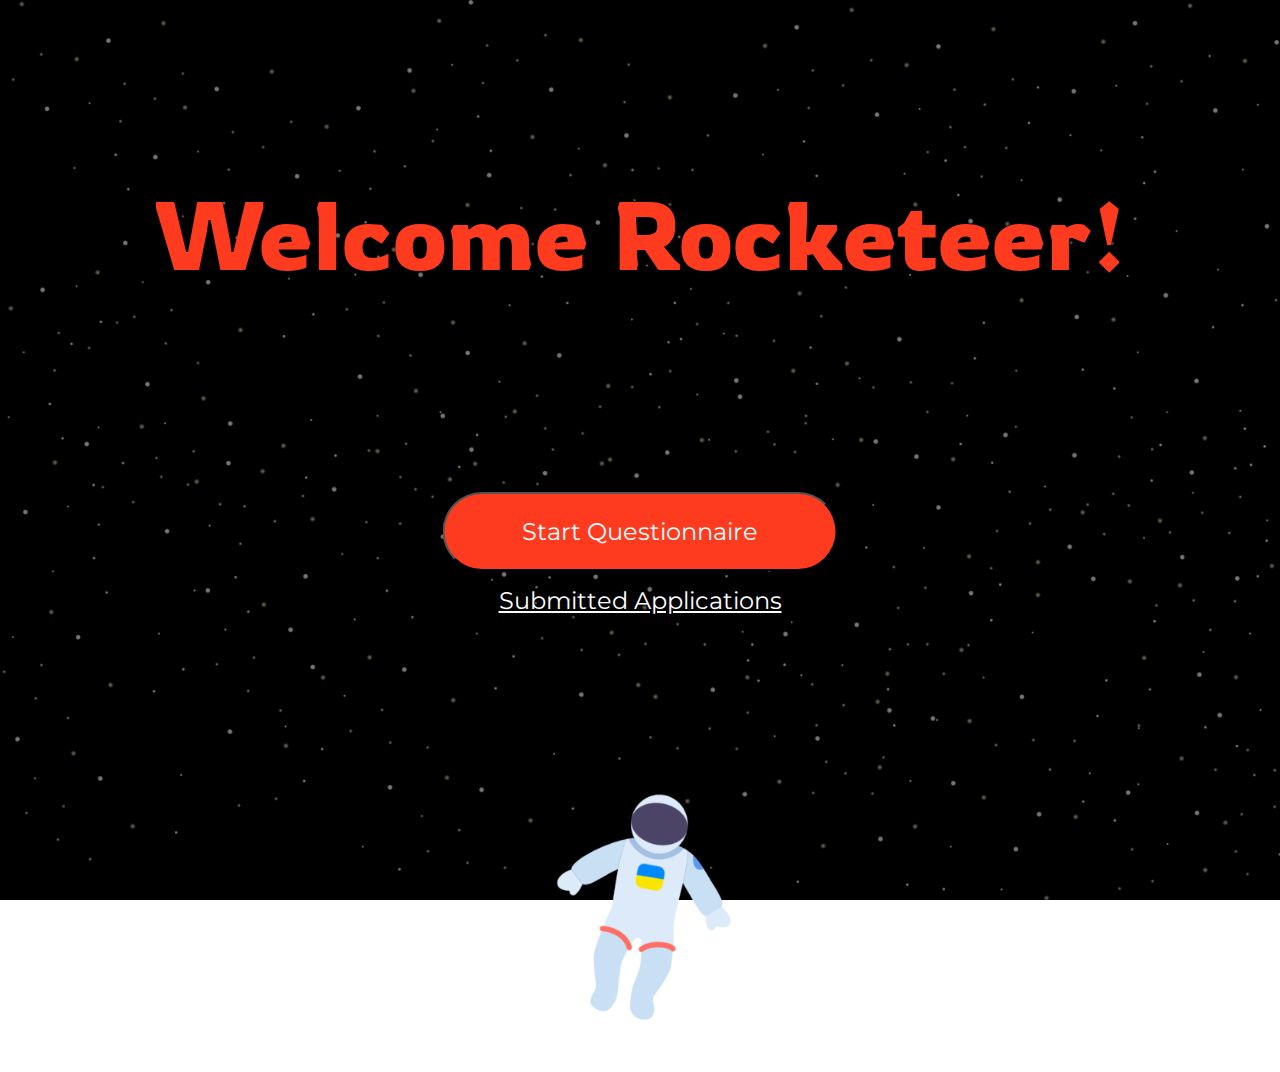
<file: Langing Page/index.html>
<!DOCTYPE html>
<html>
    <head>
        <link rel="stylesheet" href="styles\reset.css">
        <link rel="stylesheet" href="styles\style.css">
        <meta charset="utf-8">
    </head>
    <body>
        <div>
            <h1 id="welcome-msg">Welcome Rocketeer!</h1>
        </div>
        <!--button to start questionnaire-->
        <div id="button-div">
            <button name="button" value="#" id="starting-button">Start Questionnaire</button>
        </div>
        <!--submitted applications link's a tag-->
        <a href="#" id="submitted-applications-link">Submitted Applications</a>
        <!--astronaut's png-->
        <div><img id="astronaut-png" src="/Langing Page/PNG/rocketman.png" alt="lofi astronaut"></div>
    </body>
</html>
</file>
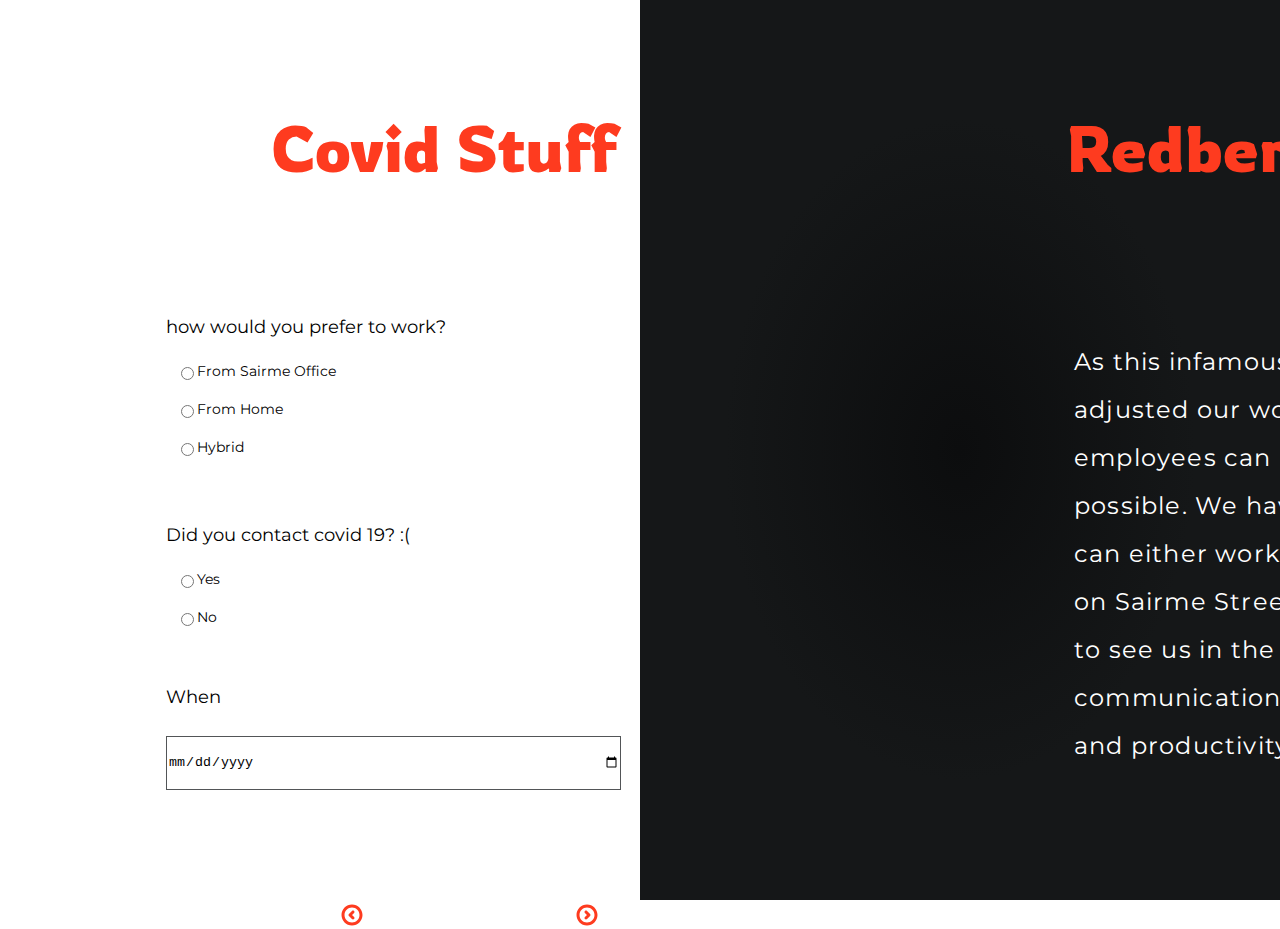
<file: Covid/covid.html>
<!DOCTYPE html>
<html>
  <head>
    <link rel="stylesheet" href="/Covid/Styles/reset.css" />
    <link rel="stylesheet" href="/Covid/Styles/covid.css" />
    <meta charset="utf-8" />
  </head>
  <body>
    <div id="left-panel" class="divs">
      <h2>Covid Stuff</h2>
      <h3 id="question">how would you prefer to work?</h3>
      <div id="input1container">
        <input type="radio" name="option" />
        <label for="option1">From Sairme Office</label>
      </div>
      <div id="input2container">
        <input type="radio" name="option" />
        <label for="option2">From Home</label>
      </div>
      <div id="input3container">
        <input type="radio" name="option" />
        <label for="option3">Hybrid</label>
      </div>
      <h3 id="covidquestion">Did you contact covid 19? :(</h3>
      <div id="yesinput">
        <input type="radio" name="yesorno" />
        <label for="yesorno">Yes</label>
      </div>
      <div id="noinput">
        <input type="radio" name="yesorno" />
        <label for="yesorno">No</label>
      </div>
      <h3 id="when">When</h3>
      <input type="date" placeholder="Date" id="typeinwhen" />
    </div>
    <div id="right-panel" class="divs">
      <h2>Redberry Covid Policies</h2>
      <p>
        As this infamous pandemic took over the world, we adjusted our working
        practices so that our employees can be as safe and comfortable as
        possible. We have a hybrid work environment, so you can either work from
        home or visit our lovely office on Sairme Street. If it was up to us, we
        would love you to see us in the office because we think face-to-face
        communications > Zoom meetings. Both on the fun and productivity scales.
      </p>
    </div>
    <div id="pagination">
      <a href="#"
        ><img src="/Covid/SVG/Previous.svg" alt="previous page" id="previous"
      /></a>
      <!--here should be another 4 balls. I'll add them a little bit later-->
      <a href="#"
        ><img src="/Covid/SVG/Next.svg" alt="previous page" id="next"
      /></a>
    </div>
  </body>
</html>
</file>
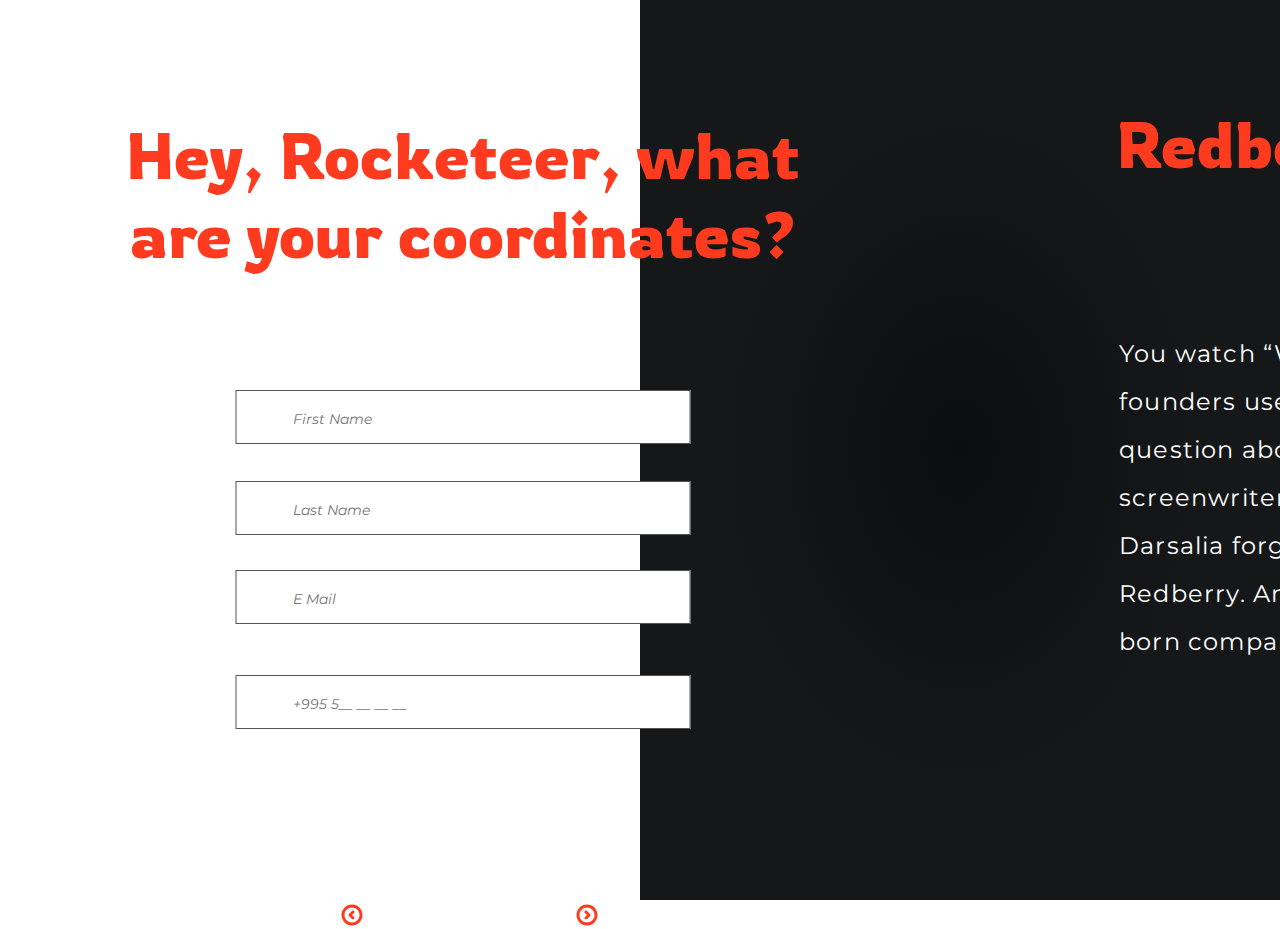
<file: Personal Information/personalinfo.html>
<!DOCTYPE html>
<html>
  <head>
    <link rel="stylesheet" href="/Personal Information/styles/reset.css" />
    <link rel="stylesheet" href="/Personal Information/styles/style.css" />
    <meta charset="utf-8" />
  </head>
  <body>
    <div id="container">
      <div id="left-panel" class="divs">
        <h2>Hey, Rocketeer, what are your coordinates?</h2>
        <div id="input-container">
          <input
            type="text"
            name=""
            class="inputs"
            id="first-name"
            placeholder="First Name"
          />

          <input
            type="text"
            name=""
            class="inputs"
            id="last-name"
            placeholder="Last Name"
          />

          <input
            type="text"
            name=""
            class="inputs"
            id="email"
            placeholder="E Mail"
          />

          <input
            type="text"
            name=""
            class="inputs"
            id="phone"
            placeholder="+995 5__ __ __ __"
          />
        </div>
      </div>
      <div id="right-panel" class="divs">
        <h2>Redberry Origins</h2>
        <p>
          You watch “What? Where? When?” Yeah. Our founders used to play it.
          That’s where they got a question about a famous American author and
          screenwriter Ray Bradbury. Albeit, our CEO Gaga Darsalia forgot the
          exact name and he answered Ray Redberry. And at that moment, a name
          for a yet to be born company was inspired - Redberry 😇
        </p>
      </div>
      <div id="pagination">
        <a href="#"
          ><img
            src="/Personal Information/SVG/Previous.svg"
            alt="previous page"
            id="previous"
        /></a>
        <!--here should be another 4 balls. I'll add them a little bit later-->
        <a href="#"
          ><img
            src="/Personal Information/SVG/Next.svg"
            alt="previous page"
            id="next"
        /></a>
      </div>
    </div>
  </body>
</html>
</file>
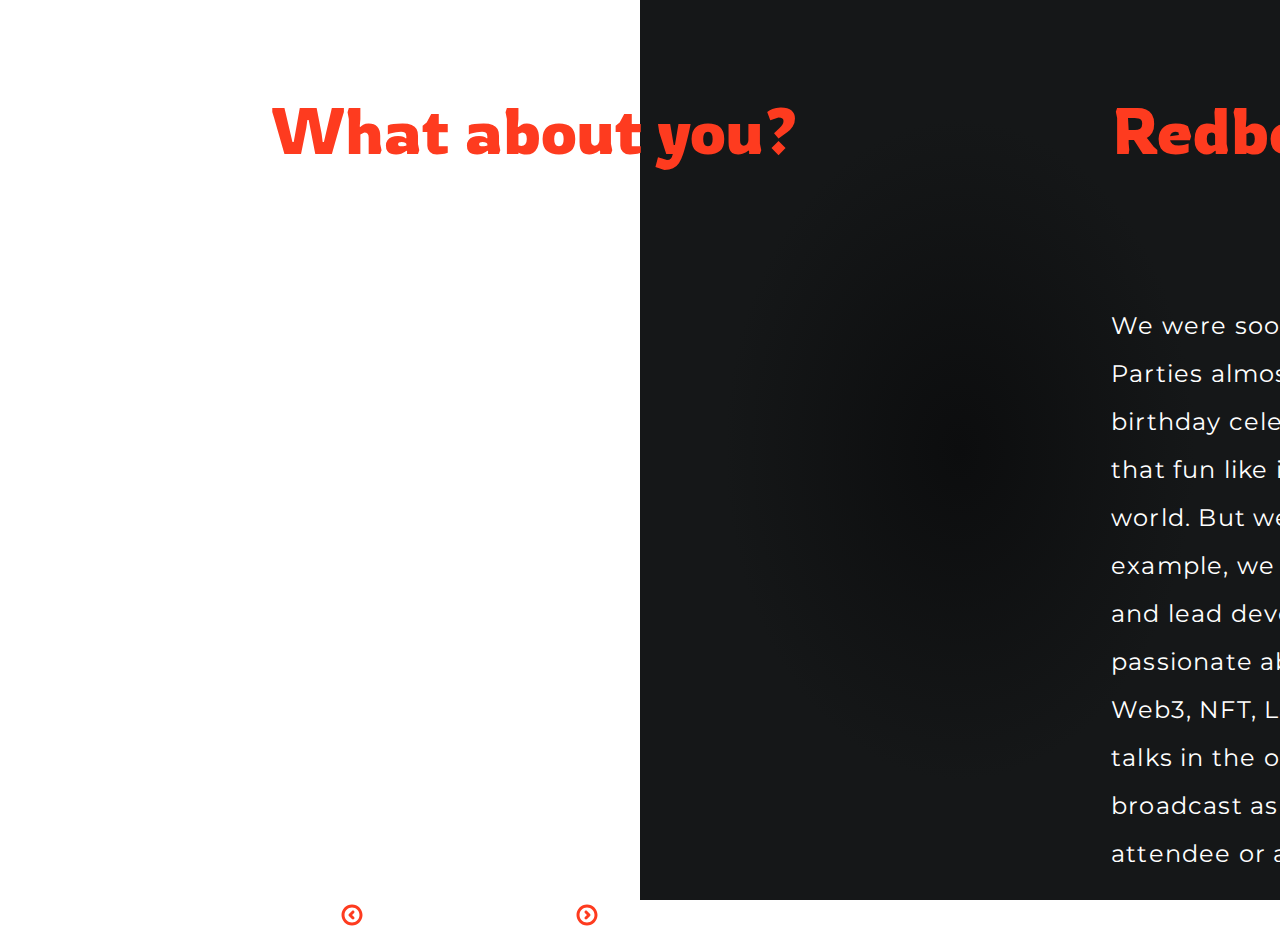
<file: Redberrian Insights/insights.html>
<!DOCTYPE html>
<html>
  <head>
    <link rel="stylesheet" href="/Redberrian Insights/Styles/reset.css" />
    <link rel="stylesheet" href="/Redberrian Insights/Styles/insights.css" />
    <meta charset="utf-8" />
  </head>
  <body>
    <div id="container">
      <div id="left-panel" class="divs">
        <h2>What about you?</h2>
        <div id="input-container"></div>
      </div>
      <div id="right-panel" class="divs">
        <h2>Redberrian Insights</h2>
        <p>
            We were soo much fun before the pandemic started! Parties almost every weekend and lavish employee birthday celebrations! Unfortunately, covid ruined that fun like it did almost everything else in the world. But we try our best to zhuzh it up a bit. For example, we host biweekly Devtalks where our senior and lead developers talk about topics they are passionate about. Previous topics have included Web3, NFT, Laravel 9, Kubernetes, etc. We hold these talks in the office but you can join our Zoom broadcast as well. Feel free to join either as an attendee or a speaker!
        </p>
      </div>
      <div id="pagination">
        <a href="#"
          ><img
            src="/Redberrian Insights/SVG/Previous.svg"
            alt="previous page"
            id="previous"
        /></a>
        <!--here should be another 4 balls. I'll add them a little bit later-->
        <a href="#"
          ><img
            src="/Redberrian Insights/SVG/Next.svg"
            alt="previous page"
            id="next"
        /></a>
      </div>
    </div>
  </body>
</html>
</file>
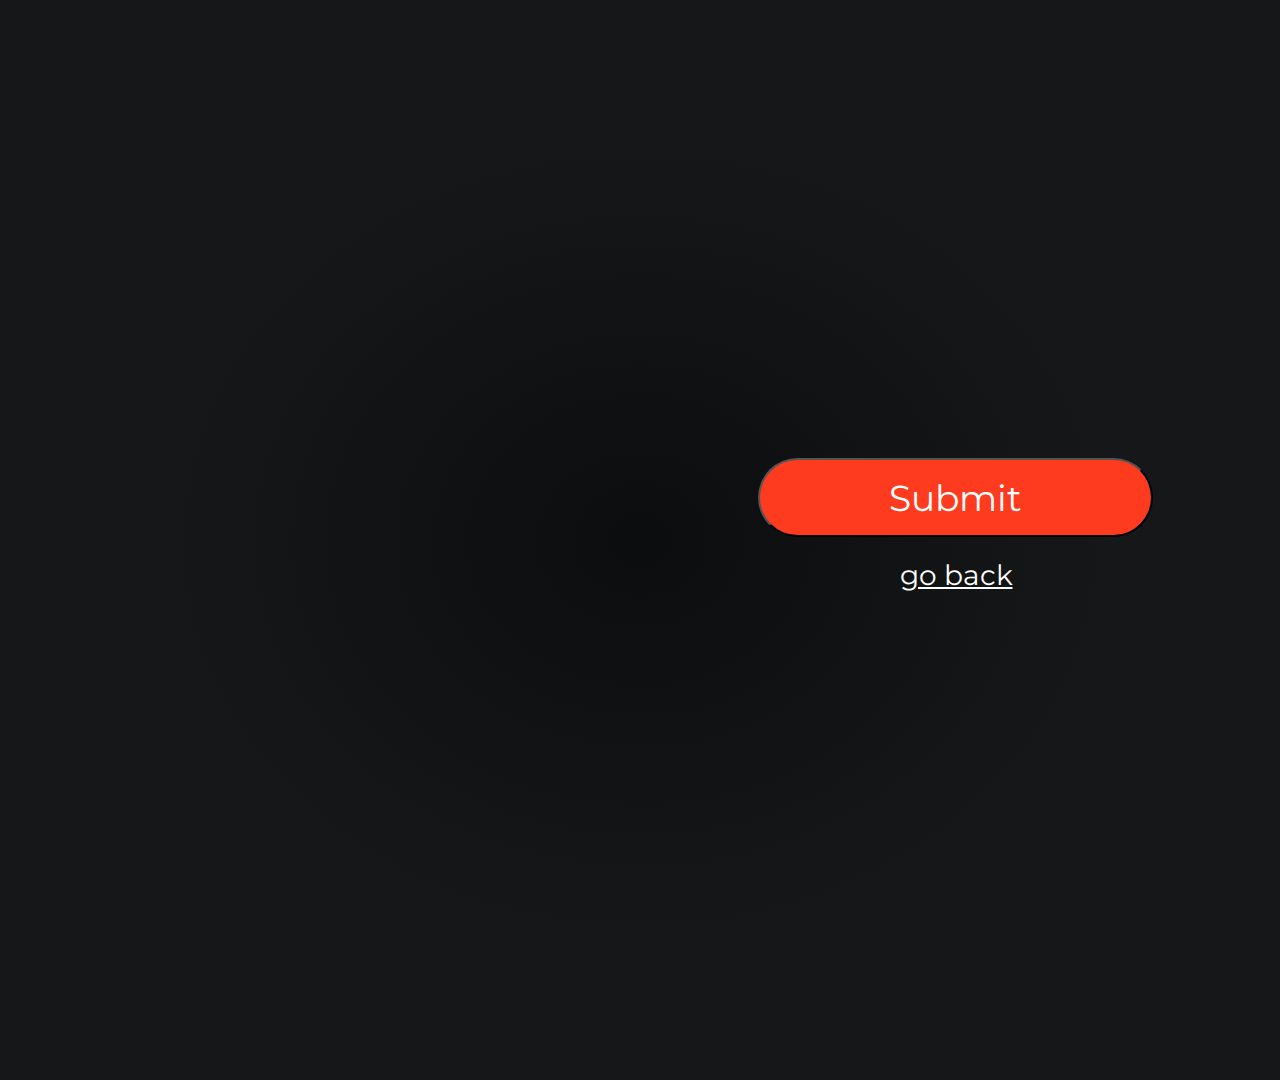
<file: Submit/submit.html>
<!DOCTYPE html>
<html>
  <head>
    <link rel="stylesheet" href="/Submit/Styles/reset.css" />
    <link rel="stylesheet" href="/Submit/Styles/submit.css" />
  </head>
  <body>
    <div id="button-div">
      <button id="submit-button" type="button">Submit</button>
    </div>
    <a href="#" id="go-back">go back</a>
  </body>
</html>
</file>
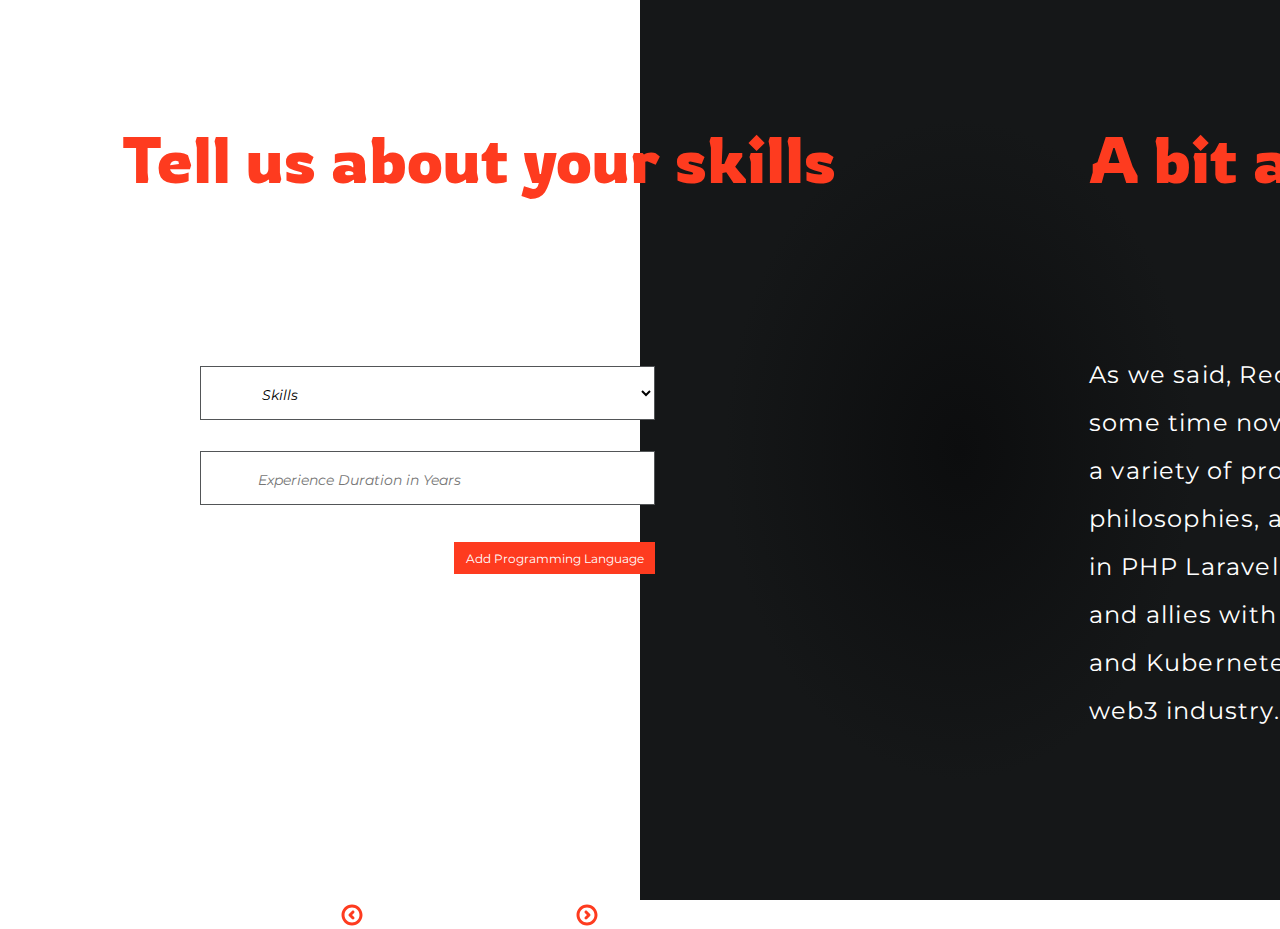
<file: Technical Skillset/skillset.html>
<!DOCTYPE html>
<html>
  <head>
    <link rel="stylesheet" href="/Technical Skillset/Styles/reset.css" />
    <link rel="stylesheet" href="/Technical Skillset/Styles/skillset.css" />
    <meta charset="utf_8" />
  </head>
  <body>
    <div id="container">
      <div id="left-panel" class="divs">
        <h2>Tell us about your skills</h2>
        <div id="experience-form">

          <select name="skills" id="skills">
            <option selected disabled>Skills</option>
            <option value="HTML">HTML</option>
            <option value="CSS">CSS</option>
            <option value="PHP">PHP</option>
            <option value="Laravel">Laravel</option>
            <option value="React.JS">React.JS</option>
            <option value="Vue.JS">Vue.JS</option>
            <option value="Svelte">Svelte</option>
            <option value="Angular">Angular</option>
          </select>
          <input type="text" id="experience" placeholder="Experience Duration in Years">
          <button id="adding-button">Add Programming Language</button>
        </div>
      </div>
      <div id="right-panel" class="divs">
        <h2>A bit about our battles</h2>
        <p>
          As we said, Redberry has been on the field for quite some time now,
          and we have touched and embraced a variety of programming languages,
          technologies, philosophies, and frameworks. We are battle-tested in
          PHP Laravel Stack with Vue.js, refined in React, and allies with
          Serverside technologies like Docker and Kubernetes, and now we have
          set foot in the web3 industry.
        </p>
      </div>
      <div id="pagination">
        <a href="#"
          ><img
            src="/Technical Skillset/SVG/Previous.svg"
            alt="previous page"
            id="previous"
        /></a>
        <!--here should be another 4 balls. I'll add them a little bit later-->
        <a href="#"
          ><img
            src="/Technical Skillset/SVG/Next.svg"
            alt="previous page"
            id="next"
        /></a>
      </div>
    </div>
  </body>
</html>
</file>
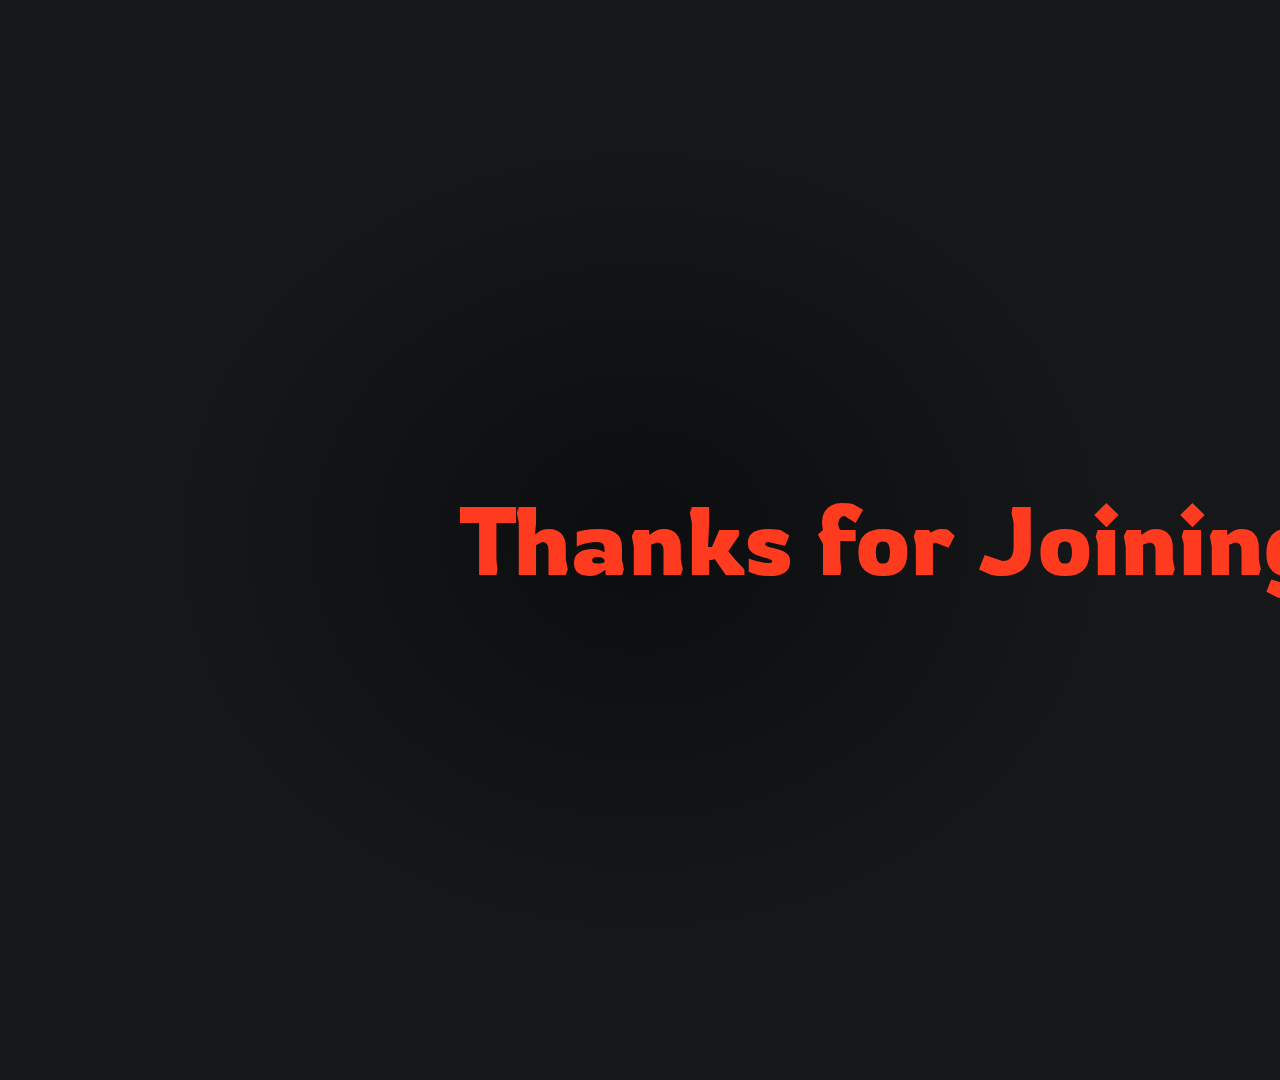
<file: Thanks Page/thanks.html>
<!DOCTYPE html>
<html>
    <head>
        <link rel="stylesheet" href="/Thanks Page/Styles/reset.css">
        <link rel="stylesheet" href="/Thanks Page/Styles/thanks.css">
    </head>
    <body>
        <h1>Thanks for Joining 😊</h1>
    </body>
</html>
</file>
<file: Covid/Styles/covid.css>
@import url("https://fonts.googleapis.com/css2?family=Roboto+Serif&family=Rowdies:wght@300;400;700&display=swap");
@import url("https://fonts.googleapis.com/css2?family=Montserrat:ital,wght@0,100;0,200;0,300;0,400;0,500;0,600;0,700;0,900;1,100;1,200;1,300;1,400;1,500;1,600;1,700;1,800;1,900&family=Roboto+Serif&family=Rowdies:wght@300;400;700&display=swap");
html,
body {
  width: 100%;
  height: 100%;
}
#container {
  display: block;
  width: 100%;
  height: 100%;
}
#left-panel,
#right-panel {
  width: 50%;
  height: 100%;
  display: block;
  float: left;
}
#container::after {
  content: "";
  display: block;
  clear: both;
}
/* start of the right panel's css*/
#right-panel {
  background: radial-gradient(50% 50% at 50% 50%, #0c0d0e 0%, #151718 73.44%);
}
#right-panel h2 {
  /* title */

  position: absolute;
  width: 788px;
  height: 175px;
  left: 1066px;
  top: 61px;

  font-family: Rowdies;
  font-style: normal;
  font-weight: normal;
  font-size: 64px;
  line-height: 79px;
  display: flex;
  align-items: center;

  /* Redberry Red */

  color: #fe3b1f;
}
#right-panel p {
  /* description */

  position: absolute;
  width: 705px;
  height: 606px;
  left: 1074px;
  top: 251px;

  font-family: Montserrat;
  font-style: normal;
  font-weight: normal;
  font-size: 24px;
  line-height: 200%;
  /* or 48px */

  display: flex;
  align-items: center;
  letter-spacing: 0.05em;

  color: #ffffff;
}
/* end of the right panel's css*/
#left-panel h2 {
  /* title */

  position: absolute;
  width: 788px;
  height: 175px;
  left: 51px;
  top: 61px;

  font-family: Rowdies;
  font-style: normal;
  font-weight: normal;
  font-size: 64px;
  line-height: 79px;
  display: flex;
  align-items: center;
  justify-content: center;
  text-align: center;

  /* Redberry Red */

  color: #fe3b1f;
}
#pagination {
  /* Pagination */

  position: absolute;
  width: 231px;
  height: 19px;
  left: 341px;
  top: 904px;
}
#next {
  position: absolute;
  padding-left: 213px;
}
#question {
  position: absolute;
  width: 645px;
  height: 52px;
  left: 166px;
  top: 301px;

  font-family: Montserrat;
  font-style: normal;
  font-weight: normal;
  font-size: 18px;
  line-height: 22px;
  display: flex;
  align-items: center;

  color: #000000;
}
#input1container {
  /* Radio Input */

  position: absolute;
  width: 216px;
  height: 21px;
  left: 176px;
  top: 361px;

  font-family: Montserrat;
  font-style: normal;
  font-weight: normal;
  font-size: 14px;
  line-height: 17px;
  display: flex;
  align-items: center;

  color: #000000;
}
#input2container {
  /* Radio Input */

  position: absolute;
  width: 117px;
  height: 21px;
  left: 176px;
  top: 399px;

  font-family: Montserrat;
  font-style: normal;
  font-weight: normal;
  font-size: 14px;
  line-height: 17px;
  display: flex;
  align-items: center;

  color: #000000;
}
#input3container {
  position: absolute;
  width: 117px;
  height: 21px;
  left: 176px;
  top: 437px;

  font-family: Montserrat;
  font-style: normal;
  font-weight: normal;
  font-size: 14px;
  line-height: 17px;
  display: flex;
  align-items: center;

  color: #000000;
}
#covidquestion {
  position: absolute;
  width: 645px;
  height: 52px;
  left: 166px;
  top: 509px;

  font-family: Montserrat;
  font-style: normal;
  font-weight: normal;
  font-size: 18px;
  line-height: 22px;
  display: flex;
  align-items: center;

  color: #000000;
}
#yesinput {
  position: absolute;
  width: 216px;
  height: 21px;
  left: 176px;
  top: 569px;

  font-family: Montserrat;
  font-style: normal;
  font-weight: normal;
  font-size: 14px;
  line-height: 17px;
  display: flex;
  align-items: center;

  color: #000000;
}
#noinput {
  position: absolute;
  width: 117px;
  height: 21px;
  left: 176px;
  top: 607px;

  font-family: Montserrat;
  font-style: normal;
  font-weight: normal;
  font-size: 14px;
  line-height: 17px;
  display: flex;
  align-items: center;

  color: #000000;
}
#when {
  position: absolute;
  width: 645px;
  height: 52px;
  left: 166px;
  top: 671px;

  font-family: Montserrat;
  font-style: normal;
  font-weight: normal;
  font-size: 18px;
  line-height: 22px;
  display: flex;
  align-items: center;

  color: #000000;
}
#typeinwhen {
  /* Input BG */

  position: absolute;
  width: 455px;
  height: 54px;
  left: 166px;
  top: 736px;

  background: #ffffff;
  /* Primary Stroke */

  border: 1px solid #525557;
  box-sizing: border-box;
  
}
</file>
<file: Personal Information/styles/style.css>
@import url("https://fonts.googleapis.com/css2?family=Roboto+Serif&family=Rowdies:wght@300;400;700&display=swap");
@import url("https://fonts.googleapis.com/css2?family=Montserrat:ital,wght@0,100;0,200;0,300;0,400;0,500;0,600;0,700;0,900;1,100;1,200;1,300;1,400;1,500;1,600;1,700;1,800;1,900&family=Roboto+Serif&family=Rowdies:wght@300;400;700&display=swap");
html,
body {
  width: 100%;
  height: 100%;
}
#container {
  display: block;
  width: 100%;
  height: 100%;
}
#left-panel,
#right-panel {
  width: 50%;
  height: 100%;
  display: block;
  float: left;
}
#container::after {
  content: "";
  display: block;
  clear: both;
}
/* start of the right panel's css*/
#right-panel {
  background: radial-gradient(50% 50% at 50% 50%, #0c0d0e 0%, #151718 73.44%);
}
#right-panel h2 {
  /* right title */

  position: absolute;
  width: 716px;
  height: 94px;
  left: 1116px;
  top: 112px;

  font-family: Rowdies;
  font-size: 64px;
  align-items: center;

  /* Redberry Red */

  color: #fe3b1f;
}
#right-panel p {
  /* description */

  position: absolute;
  width: 705px;
  height: 606px;
  left: 1119px;
  top: 195px;

  font-family: Montserrat;
  font-style: normal;
  font-weight: normal;
  font-size: 24px;
  line-height: 200%;
  /* or 48px */

  display: flex;
  align-items: center;
  letter-spacing: 0.05em;

  color: #ffffff;
}
/* end of the right panel's css*/
#left-panel h2 {
  /* left title */

  position: absolute;
  width: 716px;
  height: 128px;
  left: 105px;
  top: 131px;

  font-family: Rowdies;
  font-style: normal;
  font-weight: normal;
  font-size: 64px;
  line-height: 79px;
  display: flex;
  align-items: center;
  text-align: center;

  /* Redberry Red */

  color: #fe3b1f;
}
#input-container {
  /* Group 1 */

  position: absolute;
  width: 455px;
  height: 533px;
  left: 235px;
  top: 390px;
}
#first-name {
  position: absolute;
  width: 455px;
  height: 54px;
  left: 50%;
  transform: translate(-50%, 0);

  background: #ffffff;
  /* Primary Stroke */

  border: 1px solid #525557;
  box-sizing: border-box;
}
#last-name {
  position: absolute;
  width: 455px;
  height: 54px;
  left: 50%;
  transform: translate(-50%, 0);
  top: 91px;

  background: #ffffff;
  /* Primary Stroke */

  border: 1px solid #525557;
  box-sizing: border-box;
}
#email {
  /* E Mail */

  position: absolute;
  width: 455px;
  height: 54px;
  left: 50%;
  transform: translate(-50%, 0);
  top: 180px;

  background: #ffffff;
  /* Primary Stroke */

  border: 1px solid #525557;
  box-sizing: border-box;
}
#phone {
  /* Input BG */

  position: absolute;
  width: 455px;
  height: 54px;
  left: 50%;
  transform: translate(-50%, 0);
  top: 285px;

  background: #ffffff;
  /* Primary Stroke */

  border: 1px solid #525557;
  box-sizing: border-box;
}
.inputs {
  box-sizing: border-box;
  padding: 17px 0 13px 57px;

  font-family: Montserrat;
  font-style: italic;
  font-weight: normal;
  font-size: 14px;
  align-items: center;

  color: #454545;
}
#pagination {
  /* Pagination */

  position: absolute;
  width: 231px;
  height: 19px;
  left: 341px;
  top: 904px;
}
#next {
  position: absolute;
  padding-left: 213px;
}
</file>
<file: Redberrian Insights/Styles/insights.css>
@import url("https://fonts.googleapis.com/css2?family=Roboto+Serif&family=Rowdies:wght@300;400;700&display=swap");
@import url("https://fonts.googleapis.com/css2?family=Montserrat:ital,wght@0,100;0,200;0,300;0,400;0,500;0,600;0,700;0,900;1,100;1,200;1,300;1,400;1,500;1,600;1,700;1,800;1,900&family=Roboto+Serif&family=Rowdies:wght@300;400;700&display=swap");
html,
body {
  width: 100%;
  height: 100%;
}
#container {
  display: block;
  width: 100%;
  height: 100%;
}
#left-panel,
#right-panel {
  width: 50%;
  height: 100%;
  display: block;
  float: left;
}
#container::after {
  content: "";
  display: block;
  clear: both;
}
/* start of the right panel's css*/
#right-panel {
  background: radial-gradient(50% 50% at 50% 50%, #0c0d0e 0%, #151718 73.44%);
}
#right-panel h2 {
  /* title */

  position: absolute;
  width: 788px;
  height: 175px;
  left: 1023px;
  top: 43px;

  font-family: Rowdies;
  font-style: normal;
  font-weight: normal;
  font-size: 64px;
  line-height: 79px;
  display: flex;
  align-items: center;
  text-align: center;
  justify-content: center;

  /* Redberry Red */

  color: #fe3b1f;
}
#right-panel p {
  /* description */

  position: absolute;
  width: 705px;
  height: 606px;
  left: 1111px;
  top: 287px;

  font-family: Montserrat;
  font-style: normal;
  font-weight: normal;
  font-size: 24px;
  line-height: 200%;
  /* or 48px */

  display: flex;
  align-items: center;
  letter-spacing: 0.05em;

  color: #ffffff;
}
/* end of the right panel's css*/
/* start of the left panel's css*/
#left-panel h2 {
  /* title */

  position: absolute;
  width: 788px;
  height: 175px;
  left: 140px;
  top: 43px;

  font-family: Rowdies;
  font-style: normal;
  font-weight: normal;
  font-size: 64px;
  line-height: 79px;
  display: flex;
  align-items: center;
  justify-content: center;

  /* Redberry Red */

  color: #fe3b1f;
}
#pagination {
  /* Pagination */

  position: absolute;
  width: 231px;
  height: 19px;
  left: 341px;
  top: 904px;
}
#next {
  position: absolute;
  padding-left: 213px;
}
/* end of the left panel's css*/
</file>
<file: Submit/Styles/submit.css>
@import url("https://fonts.googleapis.com/css2?family=Roboto+Serif&family=Rowdies:wght@300;400;700&display=swap");
@import url("https://fonts.googleapis.com/css2?family=Montserrat:ital,wght@0,100;0,200;0,300;0,400;0,500;0,600;0,700;0,900;1,100;1,200;1,300;1,400;1,500;1,600;1,700;1,800;1,900&family=Roboto+Serif&family=Rowdies:wght@300;400;700&display=swap");
body {
  /* Submit */

  position: relative;
  width: 1920px;
  height: 1080px;

  /* Primary BG */

  background: radial-gradient(50% 50% at 50% 50%, #0c0d0e 0%, #151718 73.44%);
}
#submit-button {
  /* Rectangle 11 */

  position: absolute;
  width: 395px;
  height: 79px;
  left: 758px;
  top: 458px;

  background: #fe3b1f;
  border-radius: 50px;

  font-family: Montserrat;
  font-style: normal;
  font-weight: normal;
  font-size: 36px;
  line-height: 44px;
  display: flex;
  justify-content: center;
  align-items: center;
  text-align: center;

  color: #ffffff;
}
#go-back {
  /* go back */

  position: absolute;
  width: 190px;
  height: 50px;
  left: 861px;
  top: 550px;

  font-family: Montserrat;
  font-style: normal;
  font-weight: normal;
  font-size: 28px;
  line-height: 34px;
  display: flex;
  justify-content: center;
  align-items: center;
  text-align: center;
  text-decoration-line: underline;

  color: #ffffff;
}
</file>
<file: Technical Skillset/Styles/skillset.css>
@import url("https://fonts.googleapis.com/css2?family=Roboto+Serif&family=Rowdies:wght@300;400;700&display=swap");
@import url("https://fonts.googleapis.com/css2?family=Montserrat:ital,wght@0,100;0,200;0,300;0,400;0,500;0,600;0,700;0,900;1,100;1,200;1,300;1,400;1,500;1,600;1,700;1,800;1,900&family=Roboto+Serif&family=Rowdies:wght@300;400;700&display=swap");
html,
body {
  width: 100%;
  height: 100%;
}
#container {
  display: block;
  width: 100%;
  height: 100%;
}
#left-panel,
#right-panel {
  width: 50%;
  height: 100%;
  display: block;
  float: left;
}
#container::after {
  content: "";
  display: block;
  clear: both;
}
/* start of the right panel's css*/
#right-panel {
  background: radial-gradient(50% 50% at 50% 50%, #0c0d0e 0%, #151718 73.44%);
}
#right-panel h2 {
  /* title */

  position: absolute;
  width: 788px;
  height: 175px;
  left: 1089px;
  top: 72px;

  font-family: Rowdies;
  font-style: normal;
  font-weight: normal;
  font-size: 64px;
  line-height: 79px;
  display: flex;
  align-items: center;

  /* Redberry Red */

  color: #fe3b1f;
}
#right-panel p {
  /* description */

  position: absolute;
  width: 705px;
  height: 606px;
  left: 1089px;
  top: 240px;

  font-family: Montserrat;
  font-style: normal;
  font-weight: normal;
  font-size: 24px;
  line-height: 200%;
  /* or 48px */

  display: flex;
  align-items: center;
  letter-spacing: 0.05em;

  color: #ffffff;
}
/* end of the right panel's css*/
#left-panel h2 {
  /* title */

  position: absolute;
  width: 788px;
  height: 175px;
  left: 85px;
  top: 72px;

  font-family: Rowdies;
  font-style: normal;
  font-weight: normal;
  font-size: 64px;
  line-height: 79px;
  display: flex;
  align-items: center;
  justify-content: center;
  text-align: center;

  /* Redberry Red */

  color: #fe3b1f;
}
#pagination {
  /* Pagination */

  position: absolute;
  width: 231px;
  height: 19px;
  left: 341px;
  top: 904px;
}
#next {
  position: absolute;
  padding-left: 213px;
}
#experience-form {
  /* Experience Form */
  position: relative;
  width: 455px;
  height: 193px;
  left: 200px;
  top: 366px;
}
#skills {
  /* Input BG */
  box-sizing: border-box;
  padding: 17px 203px 13px 57px;
  width: 455px;
  height: 54px;
  left: 200px;
  top: 366px;
  font-family: Montserrat;
  font-style: italic;
  font-weight: normal;
  font-size: 14px;
  line-height: 17px;
  background: #ffffff;
  /* Primary Stroke */

  border: 1px solid #525557;
  box-sizing: border-box;
}
#disabled-option {
  width: 195px;
  height: 24px;
  left: 257px;
  top: 383px;

  font-family: Montserrat;
  font-style: italic;
  font-weight: normal;
  font-size: 14px;
  line-height: 17px;
  align-items: center;

  color: #454545;
}
#experience {
  width: 455px;
  height: 54px;
  left: 200px;
  margin-top: 31px;
  background: #ffffff;
  /* Primary Stroke */

  border: 1px solid #525557;
  box-sizing: border-box;
  padding: 17px 161px 13px 57px;
  font-family: Montserrat;
  font-style: italic;
  font-weight: normal;
  font-size: 14px;
  line-height: 17px;
  display: flex;
  align-items: center;
}
#adding-button {
  position: absolute;
  width: 201px;
  height: 32px;
  left: 254px;
  top: 176px;

  /* Redberry Red */

  background: #fe3b1f;

  font-family: Montserrat;
  font-style: normal;
  font-weight: normal;
  font-size: 12px;
  line-height: 15px;
  border: transparent;
  text-align: center;

  color: #ffffff;
}
</file>
<file: Thanks Page/Styles/thanks.css>
@import url("https://fonts.googleapis.com/css2?family=Roboto+Serif&family=Rowdies:wght@300;400;700&display=swap");
@import url("https://fonts.googleapis.com/css2?family=Montserrat:ital,wght@0,100;0,200;0,300;0,400;0,500;0,600;0,700;0,900;1,100;1,200;1,300;1,400;1,500;1,600;1,700;1,800;1,900&family=Roboto+Serif&family=Rowdies:wght@300;400;700&display=swap");
body {
  /* Thanks */

  position: relative;
  width: 1920px;
  height: 1080px;

  /* Primary BG */

  background: radial-gradient(50% 50% at 50% 50%, #0c0d0e 0%, #151718 73.44%);
}
h1 {
  /* Thanks for Joining 😊 */

  position: absolute;
  width: 1066px;
  height: 191px;
  left: 427px;
  top: 444px;

  font-family: Rowdies;
  font-style: normal;
  font-weight: normal;
  font-size: 96px;
  line-height: 119px;
  display: flex;
  justify-content: center;
  align-items: center;
  text-align: center;

  /* Redberry Red */

  color: #fe3b1f;
}
</file>
